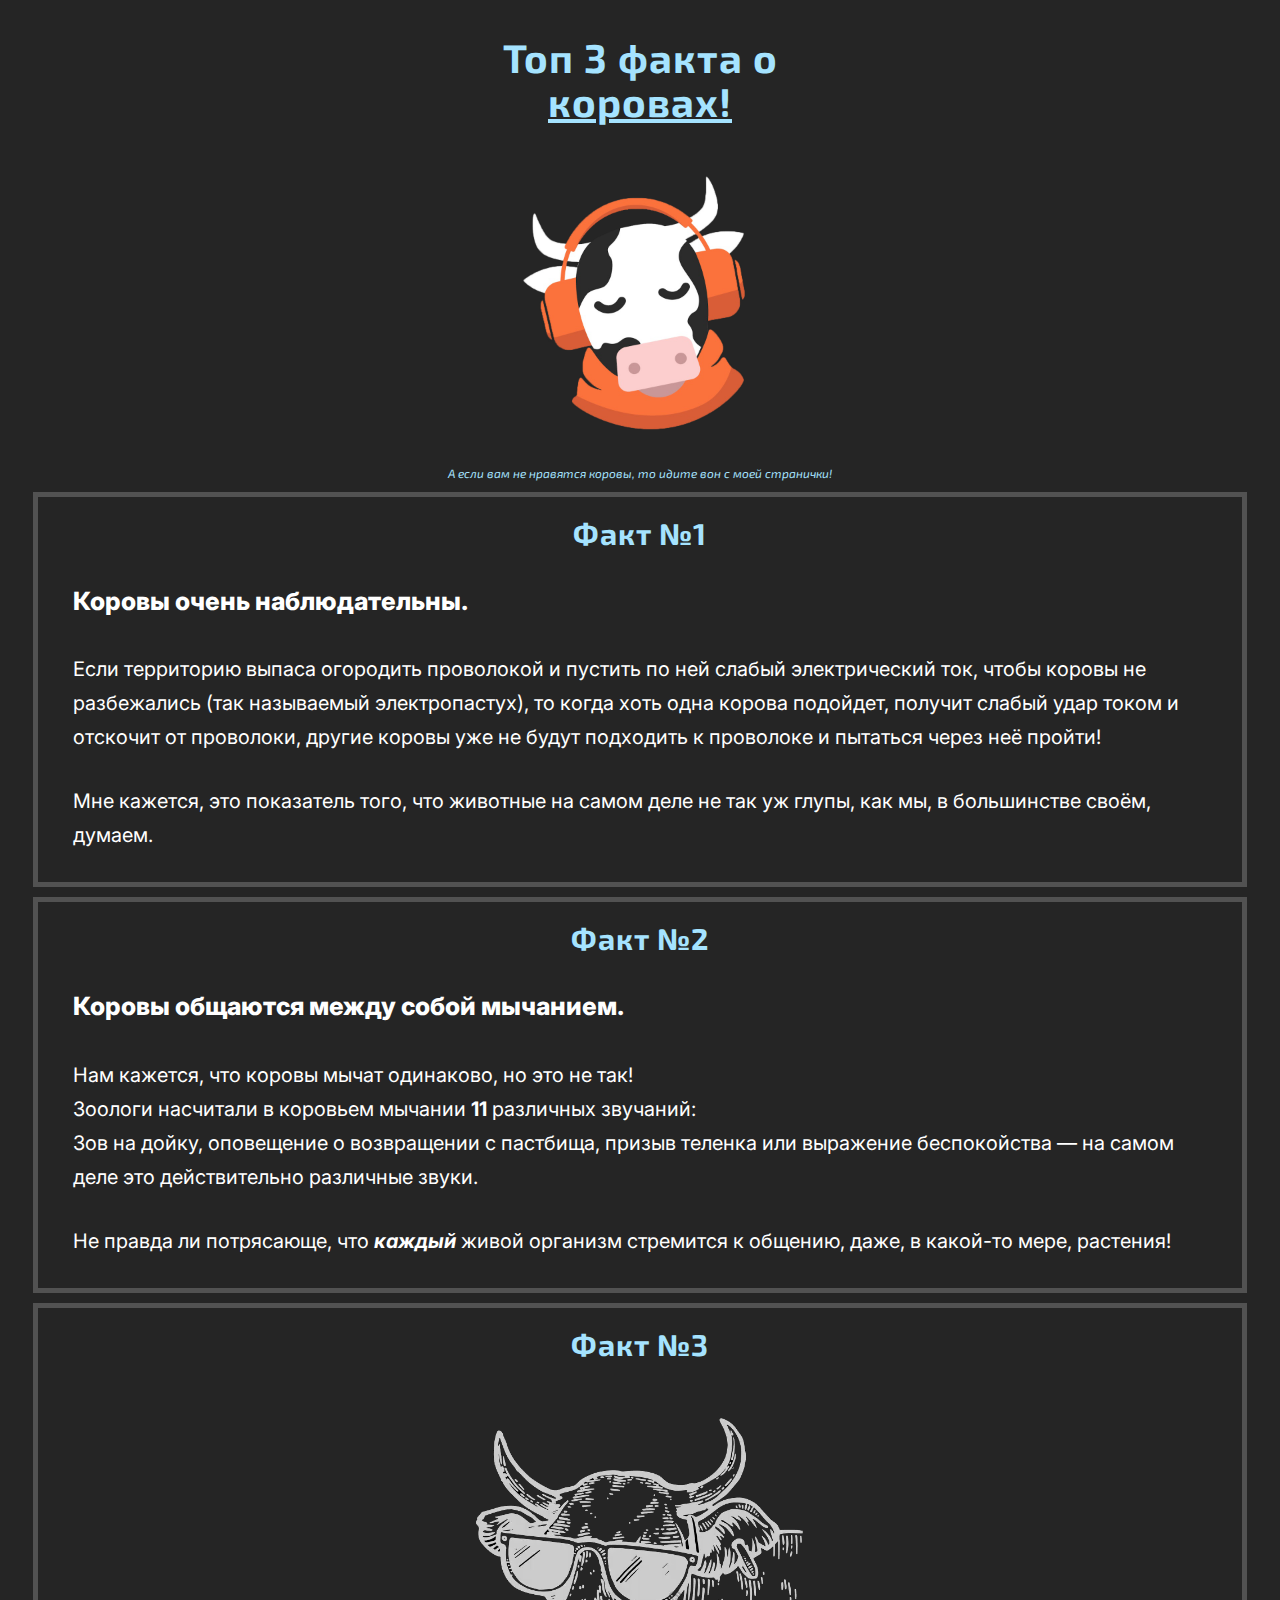
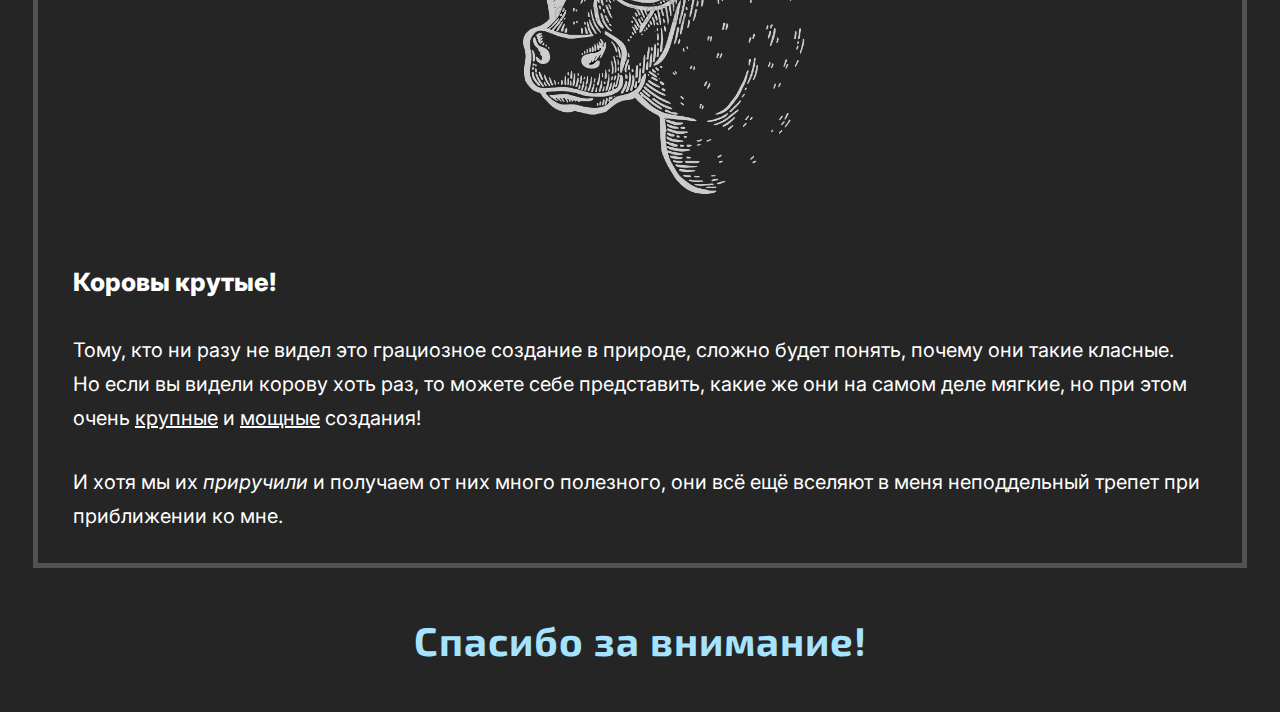
<file: index.html>
<!DOCTYPE html>
<html lang="ru">
<head>
	<meta charset="UTF-8">
	<title>Факты о коровах</title>

	<meta name="author" content="barcode"/>
	<meta name="description" content="факты о коровах"/>
	<meta name="description" content="интересные факты о коровах"/>
	<meta name="description" content="топ фактов о коровах"/>

	<link rel="shortcut icon" href="favicon.ico" type="image/x-icon"/>
	<link href="css/style.css" rel="stylesheet" type="text/css" />

	<link rel="preconnect" href="https://fonts.googleapis.com">
	<link rel="preconnect" href="https://fonts.gstatic.com" crossorigin>
	<link href="https://fonts.googleapis.com/css2?family=Exo+2:wght@300&family=Inter&display=swap" rel="stylesheet">
</head>
<body>
	<header>
<!--	Костыль, но иначе не работает-->
		<div id="start-h">
			<h1>
				Топ 3 факта о <a href="https://en.wikipedia.org/wiki/Cattle" target="_blank" title="Узнайте, что такое коровы!">коровах!</a>
			</h1>
		</div>
		<a href="https://www.youtube.com/watch?v=jfKfPfyJRdk" target="_blank"><img src="img/lofi_cow.png" alt="lofi_cow.png"></a>
		<p>А если вам не нравятся коровы, то идите вон с моей странички!</p>
	</header>
	<main>
		<article id="first-art">
			<h1 class="limited_center_header">
				Факт №1
			</h1>
			<section class="article-heading">
				Коровы очень наблюдательны.
			</section>
			<section>
				Если территорию выпаса огородить проволокой и пустить по ней слабый электрический ток, чтобы коровы не разбежались (так называемый электропастух),
				то когда хоть одна корова подойдет, получит слабый удар током и отскочит от проволоки, другие коровы уже не будут подходить к проволоке и пытаться через неё пройти!
			</section>
			<section>
				Мне кажется, это показатель того, что животные на самом деле не так уж глупы, как мы, в большинстве своём, думаем.
			</section>
		</article>
		<article>
			<header>
				<h1 class="limited_center_header">
					Факт №2
				</h1>
			</header>
			<section class="article-heading">
				Коровы общаются между собой мычанием.
			</section>
			<section>
				Нам кажется, что коровы мычат одинаково, но это не так!<br>
				Зоологи насчитали в коровьем мычании <b>11</b> различных звучаний:<br> Зов на дойку, оповещение о возвращении с пастбища, призыв теленка или выражение беспокойства — на самом деле это действительно различные звуки.
			</section>
			<section>
				Не правда ли потрясающе, что <b><i>каждый</i></b> живой организм стремится к общению, даже, в какой-то мере, растения!
			</section>
		</article>
		<article>
			<header>
				<h1 class="limited_center_header">
					Факт №3
				</h1>
			</header>
			<img src="img/cool_cow.png" alt="cool_cow">
			<section class="article-heading">
				Коровы крутые!
			</section>
			<section>
				Тому, кто ни разу не видел это грациозное создание в природе, сложно будет понять, почему они такие класные.<br>
				Но если вы видели корову хоть раз, то можете себе представить, какие же они на самом деле мягкие, но при этом очень <a href="https://ru.wikipedia.org/wiki/Тихоходки" target="_blank" title="Если хочется узнать про что-то не столь большое">крупные</a> и <u>мощные</u> создания!
<!--				Запутанность создана специально-->
			</section>
			<section>
				И хотя мы их <i>приручили</i> и получаем от них много полезного, они всё ещё вселяют в меня неподдельный трепет при приближении ко мне.
			</section>
		</article>
	</main>
	<footer>
		<h1 class="limited_center_header" id="final-h">
			Спасибо за внимание!
		</h1>
	</footer>
</body>
</html>
</file>
<file: css/style.css>
:root {
    background: #252525;
    color: #a5e3ff;
    --sub-color: #ffffff;
    --width-primary: 300px;
    --size-font-header: 30px;
    --additional-size: 10px
}
/*ТЕКСТ*/
header{
    text-align: center;
}

#start-h{
    display: flex;
    justify-content: center;
}
#start-h h1{
    width: var(--width-primary);
    font-family: 'Exo 2', sans-serif;
    letter-spacing: 1px;
    line-height: 1.1;
    font-size: calc(var(--size-font-header) + var(--additional-size));
}

header p{
    font-family: 'Exo 2', sans-serif;
    font-style: italic;
    font-size: 12px;
}
/*Или лучше использовать id ?*/

header img{
    width: calc(var(--size-font-header) * 10);
}

.limited_center_header{
    text-align: center;
    font-family: 'Exo 2', sans-serif;
    letter-spacing: 1px;
    line-height: 1.1;
    font-size: var(--size-font-header);
    display: flex;
    justify-content: center;
}

/*Если подключить #start-h к .limited, сразу начинает глючить размер*/

/*header h1{*/
/*    !*font-size: var(--size-font-header);*!*/
/*    width: var(--width-primary);*/
/*}*/

#final-h{
    margin: 50px 0;
    top: 20px;
    font-size: calc(var(--size-font-header) + var(--additional-size));
}
/*Почему-то при применении margin-left в .limited он не срабатывает*/

/*Доминирует *нижний* уровень (чисто p  > header p) позиция*/

article{
    border: 5px solid #525252;
    margin: 10px 25px;
}
article img{
    display: block;
    margin-left: auto;
    margin-right: auto;
    width: calc(var(--size-font-header) * 10 * 3/2)
}

/*article#first-art{*/
/*    position: relative;*/
/*    left: 100px;*/
/*    top: 100px*/
/*}*/

.article-heading{
    font-size: calc(var(--size-font-header) - 10px + 5px);
    font-weight: 800;
}
section{
    font-family: 'Inter', sans-serif;
    font-size: calc(var(--size-font-header) - 10px);
    color: var(--sub-color);
    line-height: 1.7;
    margin: 30px 35px;
}


/* ССЫЛКИ*/

a {
    outline: none;
}
a:link{
    color: inherit;
}
a:visited{
    text-decoration: none;
    outline: none;
    color: inherit;
}
header h1 a:visited:hover{
    background: #ff5959;
}
header h1 a:hover{
    background: #7b9167;
}
</file>
